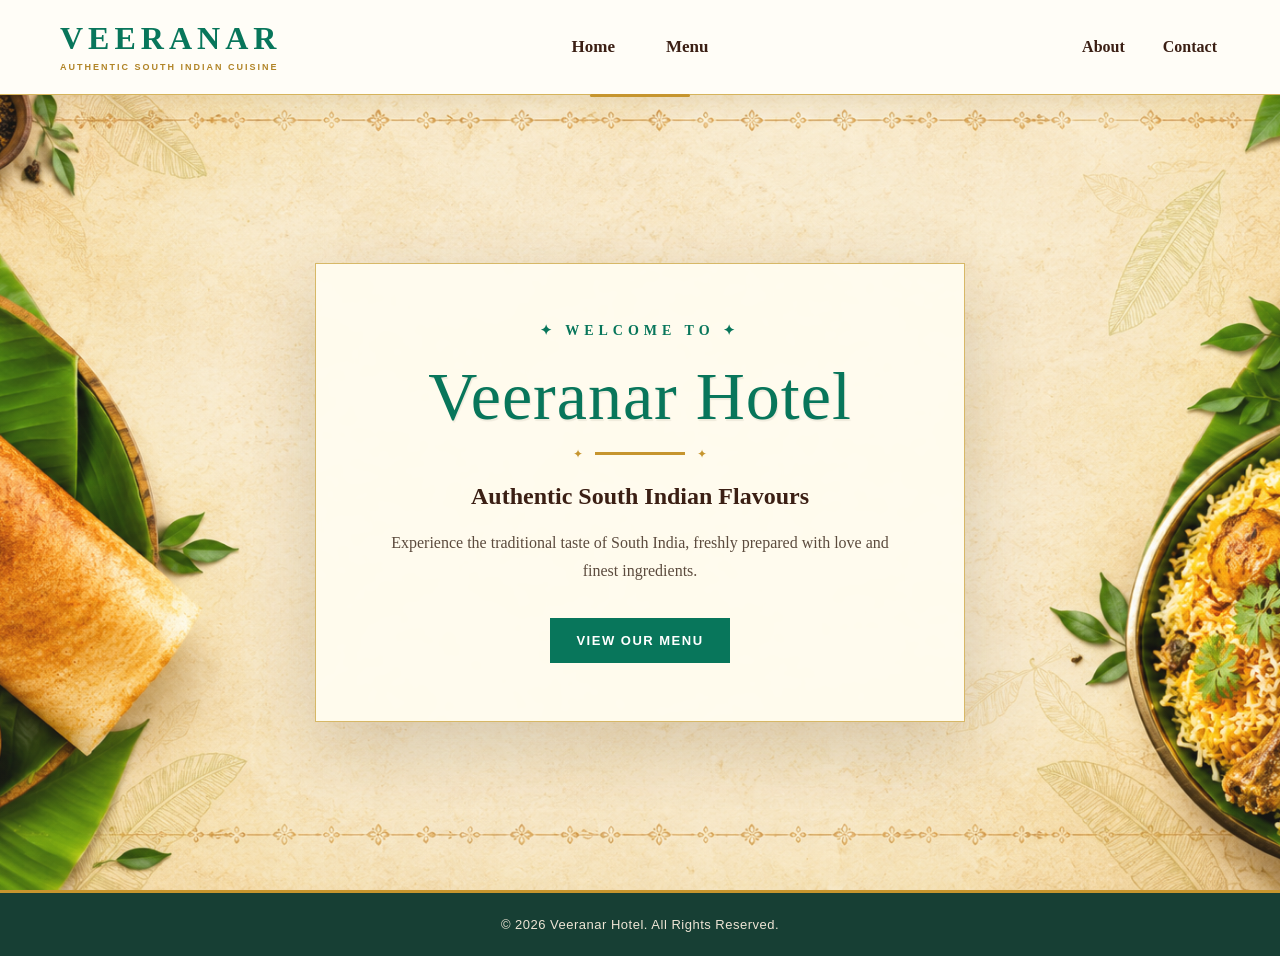
<file: index.html>
<!DOCTYPE html>
<html lang="en">

<head>
    <meta charset="UTF-8">

    <meta name="viewport" content="width=device-width, initial-scale=1.0">

    <title>VEERANAR HOTEL</title>

    <link rel="stylesheet" href="style.css">
</head>

<body>

    <!-- Navbar -->
    <header>
       <nav class="navbar">

    <!-- Hotel Logo -->
    <a href="index.html" class="hotel-logo">
        <span>VEERANAR</span>
        <small>AUTHENTIC SOUTH INDIAN CUISINE</small>
    </a>


    <!-- Center Navigation -->
    <ul class="nav-center">

        <li>
            <a href="index.html">Home</a>
        </li>

        <li>
            <a href="menu.html">Menu</a>
        </li>

    </ul>


    <!-- Right Navigation -->
    <ul class="nav-right">

        <li>
            <a href="about.html">About</a>
        </li>

        <li>
            <a href="contact.html">Contact</a>
        </li>

    </ul>

</nav>
    </header>


    <!-- HOME -->
    <main>

       <section class="hero">

    <div class="hero-content">

        <p class="welcome-small">
            ✦ WELCOME TO ✦
        </p>

        <h1>
            Veeranar Hotel
        </h1>

        <div class="hero-line"></div>

        <p class="hero-tagline">
            Authentic South Indian Flavours
        </p>

        <p class="hero-description">
            Experience the traditional taste of South India,
            freshly prepared with love and finest ingredients.
        </p>

        <div class="hero-buttons">

            <a href="menu.html" class="hero-btn">
                VIEW OUR MENU
            </a>

          

        </div>

    </div>

</section>

    </main>


    <footer>
        <p>© 2026 Veeranar Hotel. All Rights Reserved.</p>
    </footer>


    <script src="script.js"></script>

</body>

</html>
</file>
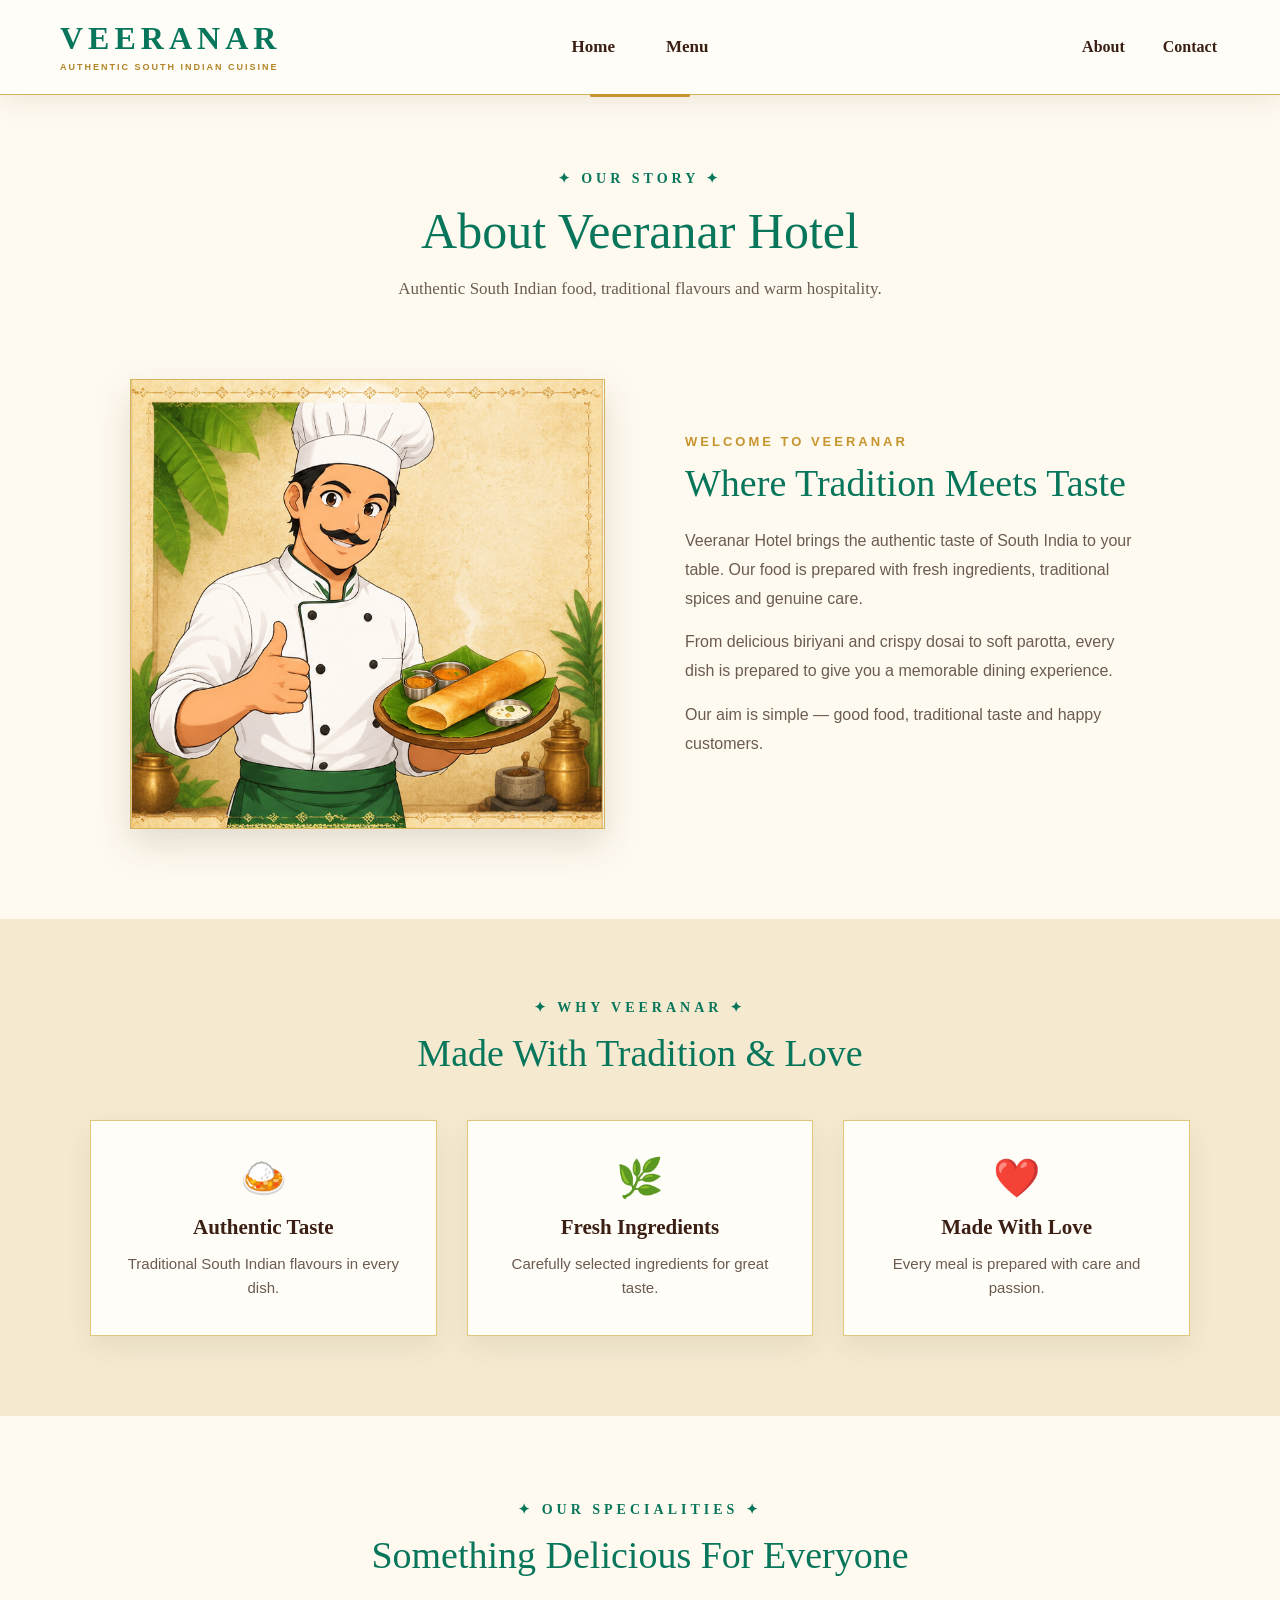
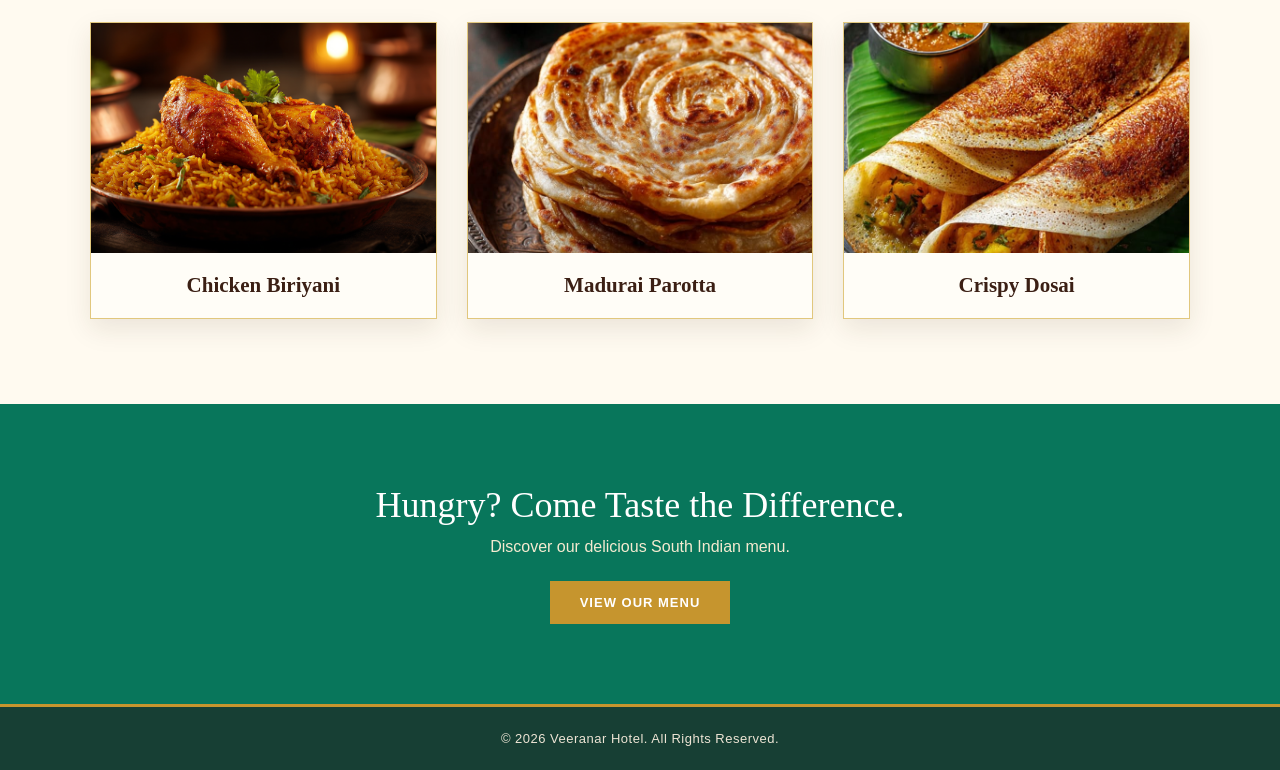
<file: about.html>
<!DOCTYPE html>
<html lang="en">

<head>
    <meta charset="UTF-8">
    <meta name="viewport" content="width=device-width, initial-scale=1.0">

    <title>Veeranar Hotel - About</title>

    <link rel="stylesheet" href="style.css">
</head>

<body>

    <!-- NAVBAR -->
    <header>
        <nav class="navbar">

            <a href="index.html" class="hotel-logo">
                <span>VEERANAR</span>
                <small>AUTHENTIC SOUTH INDIAN CUISINE</small>
            </a>

            <ul class="nav-center">
                <li><a href="index.html">Home</a></li>
                <li><a href="menu.html">Menu</a></li>
            </ul>

            <ul class="nav-right">
                <li><a href="about.html">About</a></li>
                <li><a href="contact.html">Contact</a></li>
            </ul>

        </nav>
    </header>


    <!-- ABOUT PAGE -->
    <main class="about-page">

        <!-- HEADING -->
        <section class="about-heading">

            <p class="about-small-title">✦ OUR STORY ✦</p>

            <h1>About Veeranar Hotel</h1>

            <p>
                Authentic South Indian food, traditional flavours
                and warm hospitality.
            </p>

        </section>


        <!-- STORY -->
        <section class="about-story">

            <div class="about-image">
                     <img src="cheif-bg.png" alt="Veeranar Chef">
            </div>

            <div class="about-text">

                <p class="about-label">WELCOME TO VEERANAR</p>

                <h2>Where Tradition Meets Taste</h2>

                <p>
                    Veeranar Hotel brings the authentic taste of South
                    India to your table. Our food is prepared with fresh
                    ingredients, traditional spices and genuine care.
                </p>

                <p>
                    From delicious biriyani and crispy dosai to soft
                    parotta, every dish is prepared to give you a
                    memorable dining experience.
                </p>

                <p>
                    Our aim is simple — good food, traditional taste
                    and happy customers.
                </p>

            </div>

        </section>


        <!-- WHY CHOOSE US -->
        <section class="why-section">

            <p class="about-small-title">✦ WHY VEERANAR ✦</p>

            <h2>Made With Tradition & Love</h2>

            <div class="why-container">

                <div class="why-card">
                    <div class="why-icon">🍛</div>
                    <h3>Authentic Taste</h3>
                    <p>
                        Traditional South Indian flavours in every dish.
                    </p>
                </div>

                <div class="why-card">
                    <div class="why-icon">🌿</div>
                    <h3>Fresh Ingredients</h3>
                    <p>
                        Carefully selected ingredients for great taste.
                    </p>
                </div>

                <div class="why-card">
                    <div class="why-icon">❤️</div>
                    <h3>Made With Love</h3>
                    <p>
                        Every meal is prepared with care and passion.
                    </p>
                </div>

            </div>

        </section>


        <!-- SPECIALITIES -->
        <section class="special-section">

            <p class="about-small-title">✦ OUR SPECIALITIES ✦</p>

            <h2>Something Delicious For Everyone</h2>

            <div class="special-container">

                <div class="special-card">
                    <img src="image.biriyani.jpg" alt="Chicken Biriyani">
                    <h3>Chicken Biriyani</h3>
                </div>

                <div class="special-card">
                    <img src="parrato.jpg" alt="Parotta">
                    <h3>Madurai Parotta</h3>
                </div>

                <div class="special-card">
                    <img src="dosai.jpg" alt="Dosai">
                    <h3>Crispy Dosai</h3>
                </div>

            </div>

        </section>


        <!-- CTA -->
        <section class="about-cta">

            <h2>Hungry? Come Taste the Difference.</h2>

            <p>
                Discover our delicious South Indian menu.
            </p>

            <a href="menu.html" class="about-btn">
                VIEW OUR MENU
            </a>

        </section>

    </main>


    <!-- FOOTER -->
    <footer>
        <p>© 2026 Veeranar Hotel. All Rights Reserved.</p>
    </footer>

</body>
</html>
</file>
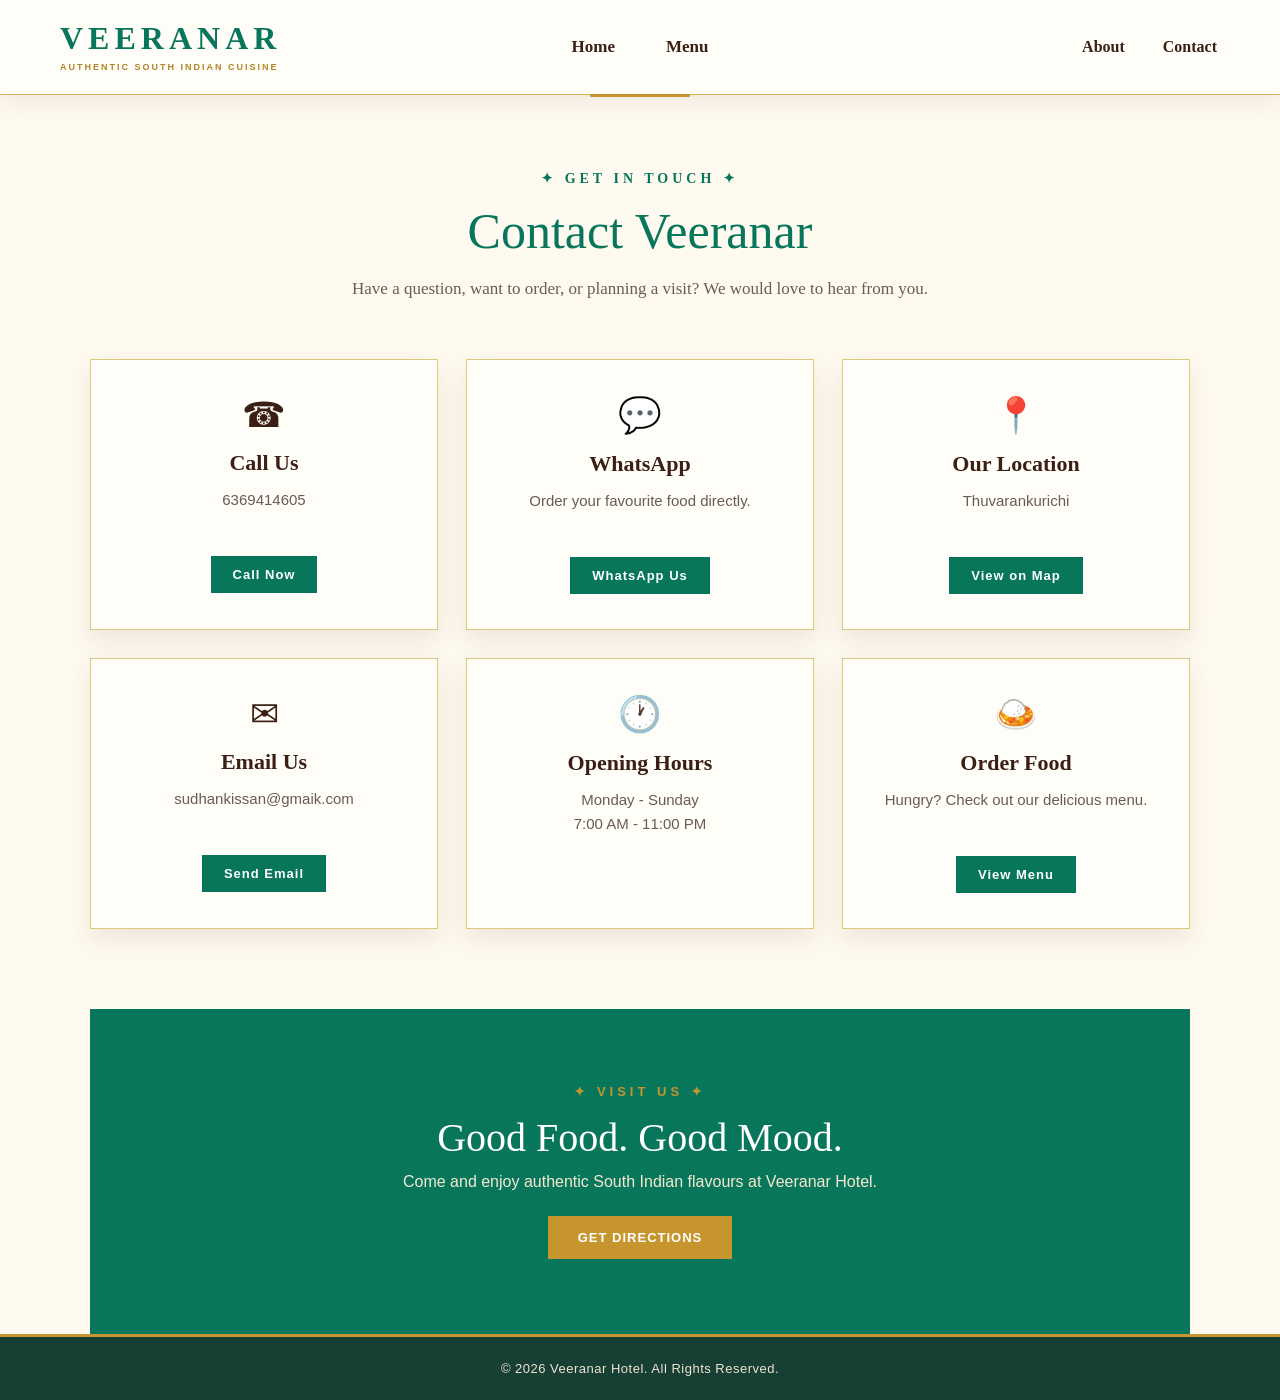
<file: contact.html>
<!DOCTYPE html>
<html lang="en">

<head>
    <meta charset="UTF-8">
    <meta name="viewport" content="width=device-width, initial-scale=1.0">

    <title>Veeranar Hotel - Contact</title>

    <link rel="stylesheet" href="style.css">
</head>

<body>

    <!-- NAVBAR -->
    <header>
        <nav class="navbar">

            <a href="index.html" class="hotel-logo">
                <span>VEERANAR</span>
                <small>AUTHENTIC SOUTH INDIAN CUISINE</small>
            </a>

            <ul class="nav-center">
                <li><a href="index.html">Home</a></li>
                <li><a href="menu.html">Menu</a></li>
            </ul>

            <ul class="nav-right">
                <li><a href="about.html">About</a></li>
                <li><a href="contact.html">Contact</a></li>
            </ul>

        </nav>
    </header>


    <!-- CONTACT PAGE -->
    <main class="contact-page">

        <section class="contact-heading">

            <p class="contact-small-title">✦ GET IN TOUCH ✦</p>

            <h1>Contact Veeranar</h1>

            <p>
                Have a question, want to order, or planning a visit?
                We would love to hear from you.
            </p>

        </section>


        <!-- CONTACT CARDS -->
        <section class="contact-container">

            <!-- PHONE -->
            <div class="contact-card">

                <div class="contact-icon">☎</div>

                <h3>Call Us</h3>

                <p>6369414605</p>

                <a href="tel:+916369414605" class="contact-btn">
                    Call Now
                </a>

            </div>


            <!-- WHATSAPP -->
            <div class="contact-card">

                <div class="contact-icon">💬</div>

                <h3>WhatsApp</h3>

                <p>Order your favourite food directly.</p>

                <a href="https://wa.me/916369414605"
                   target="_blank"
                   class="contact-btn">
                    WhatsApp Us
                </a>

            </div>


            <!-- LOCATION -->
            <div class="contact-card">

                <div class="contact-icon">📍</div>

                <h3>Our Location</h3>

                <p>Thuvarankurichi</p>

                <a href="https://maps.app.goo.gl/W44vsh36gzTYZfbG7?g_st=ac"
                   target="_blank"
                   class="contact-btn">
                    View on Map
                </a>

            </div>


            <!-- EMAIL -->
            <div class="contact-card">

                <div class="contact-icon">✉</div>

                <h3>Email Us</h3>

                <p>sudhankissan@gmaik.com</p>

                <a href="mailto:sudhankissan@gmaik.com"
                   class="contact-btn">
                    Send Email
                </a>

            </div>


            <!-- OPENING HOURS -->
            <div class="contact-card">

                <div class="contact-icon">🕐</div>

                <h3>Opening Hours</h3>

                <p>
                    Monday - Sunday<br>
                    7:00 AM - 11:00 PM
                </p>

            </div>


            <!-- ORDER -->
            <div class="contact-card">

                <div class="contact-icon">🍛</div>

                <h3>Order Food</h3>

                <p>
                    Hungry? Check out our delicious menu.
                </p>

                <a href="menu.html" class="contact-btn">
                    View Menu
                </a>

            </div>

        </section>


        <!-- BOTTOM CTA -->
        <section class="contact-cta">

            <p>✦ VISIT US ✦</p>

            <h2>Good Food. Good Mood.</h2>

            <p>
                Come and enjoy authentic South Indian flavours
                at Veeranar Hotel.
            </p>

            <a href="https://maps.app.goo.gl/W44vsh36gzTYZfbG7?g_st=ac"
               target="_blank"
               class="contact-map-btn">
                GET DIRECTIONS
            </a>

        </section>

    </main>


    <!-- FOOTER -->
    <footer>
        <p>© 2026 Veeranar Hotel. All Rights Reserved.</p>
    </footer>

</body>
</html>
</file>
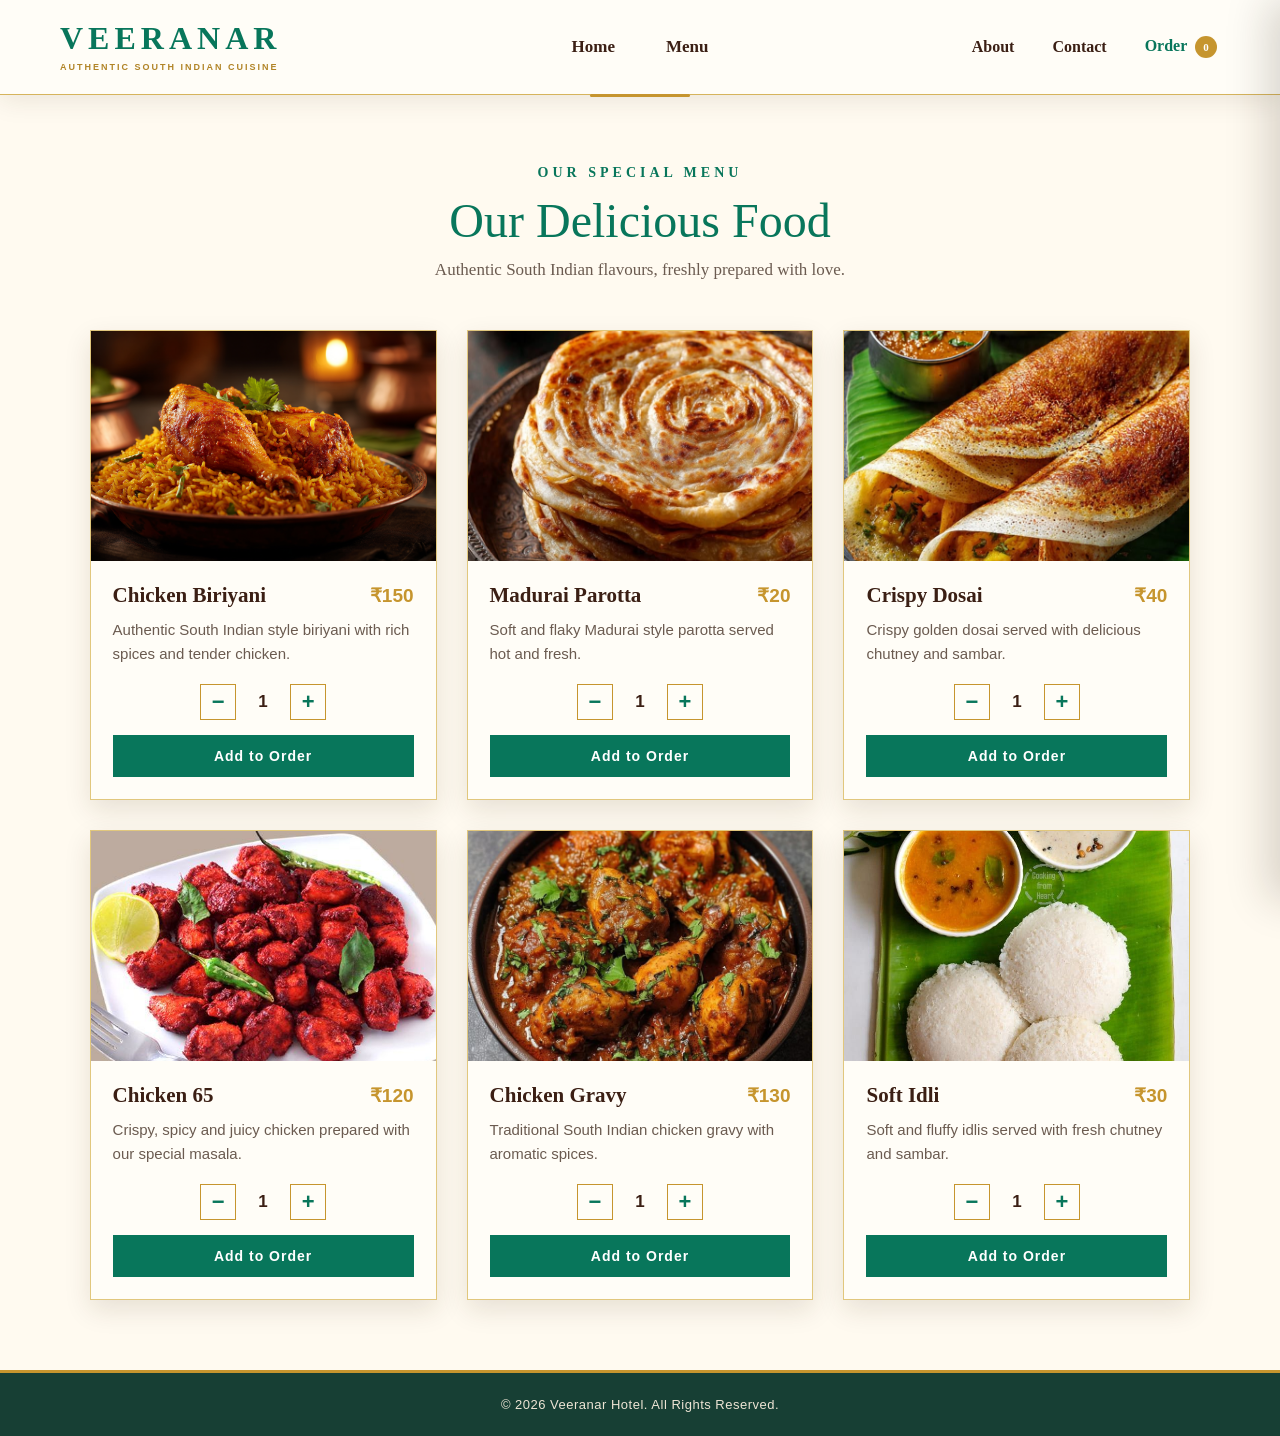
<file: menu.html>
<!DOCTYPE html>
<html lang="en">

<head>
    <meta charset="UTF-8">
    <meta name="viewport" content="width=device-width, initial-scale=1.0">

    <title>Veeranar Hotel - Menu</title>

    <link rel="stylesheet" href="style.css">
</head>

<body>

    <!-- ================= HEADER ================= -->

    <header>
        <nav class="navbar">

            <a href="index.html" class="hotel-logo">
                <span>VEERANAR</span>
                <small>AUTHENTIC SOUTH INDIAN CUISINE</small>
            </a>

            <ul class="nav-center">
                <li><a href="index.html">Home</a></li>
                <li><a href="menu.html">Menu</a></li>
            </ul>

            <ul class="nav-right">
                <li><a href="about.html">About</a></li>
                <li><a href="contact.html">Contact</a></li>

                <li>
                    <a
                        href="#"
                        class="cart-link"
                        onclick="openCart(); return false;"
                    >
                        Order
                        <span id="cart-count">0</span>
                    </a>
                </li>
            </ul>

        </nav>
    </header>


    <!-- ================= MENU SECTION ================= -->

    <main class="menu-page">

        <section class="menu-heading">

            <p class="menu-small-title">
                OUR SPECIAL MENU
            </p>

            <h1>Our Delicious Food</h1>

            <p>
                Authentic South Indian flavours,
                freshly prepared with love.
            </p>

        </section>


        <section class="menu-container">


            <!-- CHICKEN BIRIYANI -->

            <article
                class="food-card"
                data-name="Chicken Biriyani"
                data-price="150"
            >

                <div class="food-image">
                    <img
                        src="image.biriyani.jpg"
                        alt="Chicken Biriyani"
                    >
                </div>

                <div class="food-details">

                    <div class="food-title">
                        <h3>Chicken Biriyani</h3>
                        <span>₹150</span>
                    </div>

                    <p>
                        Authentic South Indian style biriyani
                        with rich spices and tender chicken.
                    </p>

                    <div class="quantity-box">

                        <button
                            type="button"
                            onclick="changeQuantity(this, -1)"
                            aria-label="Decrease quantity"
                        >−</button>

                        <span class="quantity">1</span>

                        <button
                            type="button"
                            onclick="changeQuantity(this, 1)"
                            aria-label="Increase quantity"
                        >+</button>

                    </div>

                    <button
                        type="button"
                        class="order-btn"
                        onclick="addToCart(this)"
                    >
                        Add to Order
                    </button>

                </div>
            </article>


            <!-- MADURAI PAROTTA -->

            <article
                class="food-card"
                data-name="Madurai Parotta"
                data-price="20"
            >

                <div class="food-image">
                    <img
                        src="parrato.jpg"
                        alt="Madurai Parotta"
                    >
                </div>

                <div class="food-details">

                    <div class="food-title">
                        <h3>Madurai Parotta</h3>
                        <span>₹20</span>
                    </div>

                    <p>
                        Soft and flaky Madurai style parotta
                        served hot and fresh.
                    </p>

                    <div class="quantity-box">

                        <button
                            type="button"
                            onclick="changeQuantity(this, -1)"
                            aria-label="Decrease quantity"
                        >−</button>

                        <span class="quantity">1</span>

                        <button
                            type="button"
                            onclick="changeQuantity(this, 1)"
                            aria-label="Increase quantity"
                        >+</button>

                    </div>

                    <button
                        type="button"
                        class="order-btn"
                        onclick="addToCart(this)"
                    >
                        Add to Order
                    </button>

                </div>
            </article>


            <!-- CRISPY DOSAI -->

            <article
                class="food-card"
                data-name="Crispy Dosai"
                data-price="40"
            >

                <div class="food-image">
                    <img
                        src="dosai.jpg"
                        alt="Crispy Dosai"
                    >
                </div>

                <div class="food-details">

                    <div class="food-title">
                        <h3>Crispy Dosai</h3>
                        <span>₹40</span>
                    </div>

                    <p>
                        Crispy golden dosai served with
                        delicious chutney and sambar.
                    </p>

                    <div class="quantity-box">

                        <button
                            type="button"
                            onclick="changeQuantity(this, -1)"
                            aria-label="Decrease quantity"
                        >−</button>

                        <span class="quantity">1</span>

                        <button
                            type="button"
                            onclick="changeQuantity(this, 1)"
                            aria-label="Increase quantity"
                        >+</button>

                    </div>

                    <button
                        type="button"
                        class="order-btn"
                        onclick="addToCart(this)"
                    >
                        Add to Order
                    </button>

                </div>
            </article>


            <!-- CHICKEN 65 -->

            <article
                class="food-card"
                data-name="Chicken 65"
                data-price="120"
            >

                <div class="food-image">
                    <img
                        src="chicken65.jpg"
                        alt="Chicken 65"
                    >
                </div>

                <div class="food-details">

                    <div class="food-title">
                        <h3>Chicken 65</h3>
                        <span>₹120</span>
                    </div>

                    <p>
                        Crispy, spicy and juicy chicken
                        prepared with our special masala.
                    </p>

                    <div class="quantity-box">

                        <button
                            type="button"
                            onclick="changeQuantity(this, -1)"
                            aria-label="Decrease quantity"
                        >−</button>

                        <span class="quantity">1</span>

                        <button
                            type="button"
                            onclick="changeQuantity(this, 1)"
                            aria-label="Increase quantity"
                        >+</button>

                    </div>

                    <button
                        type="button"
                        class="order-btn"
                        onclick="addToCart(this)"
                    >
                        Add to Order
                    </button>

                </div>
            </article>


            <!-- CHICKEN GRAVY -->

            <article
                class="food-card"
                data-name="Chicken Gravy"
                data-price="130"
            >

                <div class="food-image">
                    <img
                        src="chickengravy.jpg"
                        alt="Chicken Gravy"
                    >
                </div>

                <div class="food-details">

                    <div class="food-title">
                        <h3>Chicken Gravy</h3>
                        <span>₹130</span>
                    </div>

                    <p>
                        Traditional South Indian chicken gravy
                        with aromatic spices.
                    </p>

                    <div class="quantity-box">

                        <button
                            type="button"
                            onclick="changeQuantity(this, -1)"
                            aria-label="Decrease quantity"
                        >−</button>

                        <span class="quantity">1</span>

                        <button
                            type="button"
                            onclick="changeQuantity(this, 1)"
                            aria-label="Increase quantity"
                        >+</button>

                    </div>

                    <button
                        type="button"
                        class="order-btn"
                        onclick="addToCart(this)"
                    >
                        Add to Order
                    </button>

                </div>
            </article>


            <!-- SOFT IDLI -->

            <article
                class="food-card"
                data-name="Soft Idli"
                data-price="30"
            >

                <div class="food-image">
                    <img
                        src="idly.jpg"
                        alt="Soft Idli"
                    >
                </div>

                <div class="food-details">

                    <div class="food-title">
                        <h3>Soft Idli</h3>
                        <span>₹30</span>
                    </div>

                    <p>
                        Soft and fluffy idlis served with
                        fresh chutney and sambar.
                    </p>

                    <div class="quantity-box">

                        <button
                            type="button"
                            onclick="changeQuantity(this, -1)"
                            aria-label="Decrease quantity"
                        >−</button>

                        <span class="quantity">1</span>

                        <button
                            type="button"
                            onclick="changeQuantity(this, 1)"
                            aria-label="Increase quantity"
                        >+</button>

                    </div>

                    <button
                        type="button"
                        class="order-btn"
                        onclick="addToCart(this)"
                    >
                        Add to Order
                    </button>

                </div>
            </article>

        </section>

    </main>


    <!-- ================= CART OVERLAY ================= -->

    <div
        id="cart-overlay"
        class="cart-overlay"
        onclick="closeCart()"
    ></div>


    <!-- ================= CART DRAWER ================= -->

    <aside
        id="cart-drawer"
        class="cart-drawer"
        aria-label="Your order"
    >

        <!-- CART HEADER -->

        <div class="cart-header">

            <h2 id="cart-panel-title">Your Order</h2>

            <button
                type="button"
                class="cart-close"
                aria-label="Close cart"
                onclick="closeCart()"
            >×</button>

        </div>


        <!-- ================= STEP 1: ORDER ================= -->

        <section id="order-step" class="cart-step">

            <div id="cart-items" class="cart-items">

                <p class="empty-cart">
                    Your order is empty.
                </p>

            </div>

            <div class="cart-step-footer">

                <div class="cart-total">

                    <span>Total</span>

                    <strong id="cart-total">₹0</strong>

                </div>

                <button
                    type="button"
                    class="whatsapp-order-btn"
                    onclick="goToCheckout()"
                >
                    CONTINUE TO CHECKOUT
                </button>

                <button
                    type="button"
                    class="continue-shopping-btn"
                    onclick="closeCart()"
                >
                    CONTINUE ADDING ITEMS
                </button>

            </div>

        </section>


        <!-- ================= STEP 2: CHECKOUT ================= -->

        <section
            id="checkout-step"
            class="cart-step"
            hidden
        >

            <div class="checkout-content">

                <button
                    type="button"
                    class="back-to-order-btn"
                    onclick="backToOrder()"
                >
                    ← Back to Your Order
                </button>

                <h3 class="checkout-title">
                    Customer Details
                </h3>


                <label for="customer-name">
                    Your Name
                </label>

                <input
                    type="text"
                    id="customer-name"
                    placeholder="Enter your name"
                    autocomplete="name"
                >


                <label for="customer-phone">
                    Phone Number
                </label>

                <input
                    type="tel"
                    id="customer-phone"
                    placeholder="Enter phone number"
                    autocomplete="tel"
                    inputmode="tel"
                >


                <label for="order-type">
                    Order Type
                </label>

                <select
                    id="order-type"
                    onchange="toggleAddressField()"
                >

                    <option value="Pickup">Pickup</option>
                    <option value="Delivery">Delivery</option>

                </select>


                <div id="address-field" hidden>

                    <label for="customer-address">
                        Delivery Address
                    </label>

                    <textarea
                        id="customer-address"
                        placeholder="Enter delivery address"
                        rows="3"
                        autocomplete="street-address"
                    ></textarea>

                </div>

            </div>


            <div class="cart-step-footer checkout-footer">

                <div class="cart-total">

                    <span>Total</span>

                    <strong id="checkout-total">₹0</strong>

                </div>

                <button
                    type="button"
                    class="whatsapp-order-btn"
                    onclick="orderCartOnWhatsApp()"
                >
                    ORDER ON WHATSAPP
                </button>

            </div>

        </section>

    </aside>


    <!-- ================= FOOTER ================= -->

    <footer>
        <p>
            © 2026 Veeranar Hotel. All Rights Reserved.
        </p>
    </footer>


    <!-- ================= JAVASCRIPT ================= -->

    <script src="script.js"></script>

</body>

</html>
</file>
<file: style.css>
/* =========================================================
   VEERANAR HOTEL
   PREMIUM SOUTH INDIAN RESTAURANT WEBSITE
========================================================= */


/* =========================================================
   1. RESET
========================================================= */

* {
    margin: 0;
    padding: 0;
    box-sizing: border-box;
}

html {
    scroll-behavior: smooth;
}

body {
    font-family: Arial, Helvetica, sans-serif;

    background: #fffaf0;

    color: #3b1f14;

    overflow-x: hidden;
}

a {
    text-decoration: none;
}

button,
a {
    -webkit-tap-highlight-color: transparent;
}


/* =========================================================
   2. NAVBAR
========================================================= */

/* =========================================================
   PREMIUM NAVBAR
========================================================= */

.navbar {
    width: 100%;
    min-height: 95px;

    display: grid;
    grid-template-columns: 1fr auto 1fr;
    align-items: center;

    padding: 0 60px;

    background: #fffdf7;

    border-bottom: 1px solid #d6b45c;

    position: relative;
    z-index: 100;

    box-shadow: 0 5px 25px rgba(60, 40, 15, 0.10);
}


/* =========================
   HOTEL LOGO
========================= */

.hotel-logo {
    width: fit-content;

    display: flex;
    flex-direction: column;

    position: relative;

    transition: 0.3s ease;
}

.hotel-logo:hover {
    transform: translateY(-2px);
}

.hotel-logo span {
    font-family: Georgia, "Times New Roman", serif;

    color: #08765b;

    font-size: 32px;
    font-weight: bold;

    letter-spacing: 5px;
    line-height: 1;
}

.hotel-logo small {
    margin-top: 8px;

    color: #b18427;

    font-size: 9px;
    font-weight: bold;

    letter-spacing: 2px;
}


/* =========================
   CENTER MENU
========================= */

.nav-center {
    display: flex;
    align-items: center;
    justify-content: center;

    gap: 45px;

    list-style: none;
    margin: 0;
    padding: 0;
}

.nav-center li {
    position: relative;
}

.nav-center a {
    display: inline-block;

    color: #3b1f14;

    font-family: Georgia, "Times New Roman", serif;

    font-size: 17px;
    font-weight: bold;

    padding: 10px 3px;

    transition: 0.3s ease;
}

.nav-center a:hover {
    color: #08765b;
}


/* Gold underline */

.nav-center a::after {
    content: "";

    position: absolute;

    left: 50%;
    bottom: 0;

    width: 0;
    height: 2px;

    background: #c6952e;

    transform: translateX(-50%);

    transition: 0.3s ease;
}

.nav-center a:hover::after {
    width: 100%;
}


/* =========================
   RIGHT MENU
========================= */

.nav-right {
    display: flex;

    justify-content: flex-end;
    align-items: center;

    gap: 32px;

    list-style: none;

    margin: 0;
    padding: 0;
}

.nav-right li {
    position: relative;
}

.nav-right a {
    color: #3b1f14;

    font-family: Georgia, "Times New Roman", serif;

    font-size: 16px;
    font-weight: bold;

    padding: 10px 3px;

    position: relative;

    transition: 0.3s ease;
}

.nav-right a:hover {
    color: #08765b;
}


/* Gold underline */

.nav-right a::after {
    content: "";

    position: absolute;

    left: 50%;
    bottom: 0;

    width: 0;
    height: 2px;

    background: #c6952e;

    transform: translateX(-50%);

    transition: 0.3s ease;
}

.nav-right a:hover::after {
    width: 100%;
}


/* =========================
   DECORATIVE GOLD LINE
========================= */

.navbar::after {
    content: "";

    position: absolute;

    bottom: -3px;
    left: 50%;

    transform: translateX(-50%);

    width: 100px;
    height: 3px;

    background: #c6952e;

    border-radius: 10px;
}


/* =========================
   TABLET
========================= */

@media (max-width: 1000px) {

    .navbar {
        padding: 0 30px;
    }

    .nav-center {
        gap: 25px;
    }

    .nav-right {
        gap: 20px;
    }

    .hotel-logo span {
        font-size: 25px;
    }
}


/* =========================
   MOBILE
========================= */

@media (max-width: 768px) {

    .navbar {
        min-height: auto;

        display: flex;
        flex-direction: column;

        justify-content: center;
        align-items: center;

        gap: 15px;

        padding: 20px 15px;
    }

    .hotel-logo {
        text-align: center;
        align-items: center;
    }

    .hotel-logo span {
        font-size: 25px;
        letter-spacing: 3px;
    }

    .hotel-logo small {
        font-size: 8px;
    }

    .nav-center,
    .nav-right {
        gap: 20px;

        justify-content: center;
        flex-wrap: wrap;
    }

    .nav-center a,
    .nav-right a {
        font-size: 14px;
    }

    .navbar::after {
        width: 65px;
    }
}


/* =========================
   SMALL MOBILE
========================= */

@media (max-width: 450px) {

    .hotel-logo span {
        font-size: 21px;
    }

    .nav-center,
    .nav-right {
        gap: 14px;
    }

    .nav-center a,
    .nav-right a {
        font-size: 13px;
    }
}

/* =========================================================
   7. HERO SECTION
========================================================= */

.hero {
    min-height: calc(100vh - 105px);

    width: 100%;

    position: relative;

    display: flex;

    justify-content: center;

    align-items: center;

    padding: 80px 25px;

    overflow: hidden;

    background-color: #f5ead0;

    background-image: url("background.jpg");

    background-size: cover;

    background-position: center center;

    background-repeat: no-repeat;
}


/* =========================================================
   8. HERO DARK/CREAM OVERLAY
========================================================= */

.hero::before {
    content: "";

    position: absolute;

    inset: 0;

    background:
        linear-gradient(
            90deg,
            rgba(255, 248, 226, 0.08),
            rgba(255, 248, 226, 0.02),
            rgba(255, 248, 226, 0.08)
        );

    pointer-events: none;
}


/* =========================================================
   9. HERO CENTER CONTENT
========================================================= */

.hero-content {
    position: relative;

    z-index: 5;

    width: 650px;

    max-width: 92%;

    padding: 58px 65px;

    text-align: center;

    background: rgba(255, 252, 240, 0.95);

    border: 1px solid #d7b867;

    box-shadow:
        0 25px 70px rgba(60, 40, 15, 0.18);

    backdrop-filter: blur(3px);

    animation: heroAppear 1s ease;
}


/* =========================================================
   10. HERO SMALL TITLE
========================================================= */

.welcome-small {
    color: #08765b;

    font-family: Georgia, "Times New Roman", serif;

    font-size: 14px;

    font-weight: bold;

    letter-spacing: 5px;

    margin-bottom: 22px;
}


/* =========================================================
   11. HERO HOTEL NAME
========================================================= */

.hero h1 {
    color: #08765b;

    font-family: Georgia, "Times New Roman", serif;

    font-size: 68px;

    font-weight: 500;

    line-height: 1.05;

    letter-spacing: 1px;

    margin-bottom: 20px;

    text-shadow:
        1px 2px 1px rgba(60, 40, 15, 0.08);
}


/* =========================================================
   12. GOLD DECORATIVE LINE
========================================================= */

.hero-line {
    width: 90px;

    height: 3px;

    background: #c6952e;

    margin: 0 auto 25px;

    position: relative;
}

.hero-line::before,
.hero-line::after {
    content: "✦";

    position: absolute;

    top: 50%;

    transform: translateY(-50%);

    color: #c6952e;

    font-size: 12px;
}

.hero-line::before {
    left: -22px;
}

.hero-line::after {
    right: -22px;
}


/* =========================================================
   13. HERO TAGLINE
========================================================= */

.hero-tagline {
    color: #3b1f14;

    font-family: Georgia, "Times New Roman", serif;

    font-size: 24px;

    font-weight: bold;

    line-height: 1.4;

    margin-bottom: 15px;
}


/* =========================================================
   14. HERO DESCRIPTION
========================================================= */

.hero-description {
    max-width: 500px;

    margin: 0 auto 32px;

    color: #5c4b3e;

    font-family: Georgia, "Times New Roman", serif;

    font-size: 16px;

    line-height: 1.8;
}


/* =========================================================
   15. HERO BUTTON CONTAINER
========================================================= */

.hero-buttons {
    display: flex;

    justify-content: center;

    align-items: center;

    gap: 15px;

    flex-wrap: wrap;
}


/* =========================================================
   16. MAIN BUTTON
========================================================= */

.hero-btn {
    display: inline-flex;

    align-items: center;

    justify-content: center;

    min-width: 175px;

    padding: 14px 25px;

    background: #08765b;

    border: 1px solid #08765b;

    color: white;

    font-size: 13px;

    font-weight: bold;

    letter-spacing: 1.5px;

    transition:
        background 0.3s ease,
        color 0.3s ease,
        transform 0.3s ease,
        box-shadow 0.3s ease;
}

.hero-btn:hover {
    background: #c6952e;

    border-color: #c6952e;

    color: white;

    transform: translateY(-4px);

    box-shadow:
        0 8px 20px rgba(100, 70, 20, 0.2);
}


/* =========================================================
   17. SECONDARY BUTTON
========================================================= */

.secondary-btn {
    background: transparent;

    color: #08765b;

    border-color: #08765b;
}

.secondary-btn:hover {
    background: #08765b;

    border-color: #08765b;

    color: white;
}


/* =========================================================
   18. HERO ANIMATION
========================================================= */

@keyframes heroAppear {

    from {
        opacity: 0;

        transform: translateY(25px);
    }

    to {
        opacity: 1;

        transform: translateY(0);
    }
}


/* =========================================================
   19. FOOTER
========================================================= */

footer {
    width: 100%;

    padding: 24px 20px;

    text-align: center;

    background: #173f34;

    color: #eee5d5;

    font-size: 13px;

    letter-spacing: 0.5px;

    border-top: 3px solid #c6952e;
}

footer p {
    margin: 0;
}


/* =========================================================
   20. SELECTION COLOR
========================================================= */

::selection {
    background: #08765b;

    color: white;
}


/* =========================================================
   21. SCROLLBAR
========================================================= */

::-webkit-scrollbar {
    width: 9px;
}

::-webkit-scrollbar-track {
    background: #f4ead5;
}

::-webkit-scrollbar-thumb {
    background: #08765b;

    border-radius: 10px;
}

::-webkit-scrollbar-thumb:hover {
    background: #c6952e;
}


/* =========================================================
   22. TABLET
========================================================= */

@media (max-width: 1000px) {

    .navbar {
        padding: 0 30px;
    }

    .nav-center {
        gap: 25px;
    }

    .nav-right {
        gap: 20px;
    }

    .hotel-logo span {
        font-size: 24px;
    }

    .hero-content {
        width: 600px;

        padding: 50px 45px;
    }

    .hero h1 {
        font-size: 58px;
    }
}


/* =========================================================
   23. MOBILE
========================================================= */

@media (max-width: 768px) {

    .navbar {
        min-height: auto;

        display: flex;

        flex-direction: column;

        justify-content: center;

        gap: 16px;

        padding: 20px 15px;
    }


    .hotel-logo {
        text-align: center;

        align-items: center;
    }


    .hotel-logo span {
        font-size: 25px;

        letter-spacing: 3px;
    }


    .hotel-logo small {
        font-size: 8px;

        letter-spacing: 1.5px;
    }


    .nav-center,
    .nav-right {
        gap: 20px;

        justify-content: center;

        flex-wrap: wrap;
    }


    .nav-center a,
    .nav-right a {
        font-size: 14px;
    }


    .navbar::after {
        bottom: -3px;

        width: 60px;
    }


    .hero {
        min-height: calc(100vh - 150px);

        padding: 40px 15px;

        background-position: center center;
    }


    .hero-content {
        width: 100%;

        max-width: 95%;

        padding: 40px 22px;
    }


    .welcome-small {
        font-size: 11px;

        letter-spacing: 3px;

        margin-bottom: 16px;
    }


    .hero h1 {
        font-size: 44px;

        line-height: 1.1;
    }


    .hero-tagline {
        font-size: 19px;
    }


    .hero-description {
        font-size: 14px;

        line-height: 1.7;
    }


    .hero-buttons {
        flex-direction: column;

        gap: 12px;
    }


    .hero-btn {
        width: 210px;

        min-width: 210px;
    }
}


/* =========================================================
   24. SMALL MOBILE
========================================================= */

@media (max-width: 450px) {

    .hotel-logo span {
        font-size: 21px;
    }


    .nav-center,
    .nav-right {
        gap: 14px;
    }


    .nav-center a,
    .nav-right a {
        font-size: 13px;
    }


    .hero {
        padding: 30px 10px;
    }


    .hero-content {
        padding: 32px 17px;
    }


    .hero h1 {
        font-size: 37px;
    }


    .hero-tagline {
        font-size: 17px;
    }


    .hero-description {
        font-size: 13px;
    }


    .hero-btn {
        width: 190px;

        min-width: 190px;

        padding: 12px 18px;

        font-size: 12px;
    }
}


/* =========================================================
   25. ACCESSIBILITY / REDUCED MOTION
========================================================= */

@media (prefers-reduced-motion: reduce) {

    html {
        scroll-behavior: auto;
    }

    *,
    *::before,
    *::after {
        animation-duration: 0.01ms !important;

        animation-iteration-count: 1 !important;

        transition-duration: 0.01ms !important;
    }
}
/* =========================
   MENU PAGE
========================= */

.menu-page {
    min-height: calc(100vh - 105px);
    padding: 70px 7%;
    background: #fffaf0;
}

/* Menu Heading */
.menu-heading {
    text-align: center;
    max-width: 750px;
    margin: 0 auto 50px;
}

.menu-small-title {
    color: #08765b;
    font-family: Georgia, serif;
    font-size: 14px;
    font-weight: bold;
    letter-spacing: 4px;
    margin-bottom: 12px;
}

.menu-heading h1 {
    color: #08765b;
    font-family: Georgia, serif;
    font-size: 48px;
    font-weight: 500;
    margin-bottom: 12px;
}

.menu-heading > p:last-child {
    color: #6b5b50;
    font-family: Georgia, serif;
    font-size: 17px;
}

/* Food Cards */
.menu-container {
    display: grid;
    grid-template-columns: repeat(3, 1fr);
    gap: 30px;
    max-width: 1200px;
    margin: auto;
}

.food-card {
    background: #fffdf7;
    border: 1px solid #e1c77d;
    overflow: hidden;
    box-shadow: 0 10px 25px rgba(60, 40, 15, 0.12);
    transition: 0.3s ease;
}

.food-card:hover {
    transform: translateY(-8px);
    box-shadow: 0 18px 35px rgba(60, 40, 15, 0.18);
}

/* Food Image */
.food-image {
    width: 100%;
    height: 230px;
    overflow: hidden;
}

.food-image img {
    width: 100%;
    height: 100%;
    object-fit: cover;
    display: block;
    transition: 0.4s ease;
}

.food-card:hover .food-image img {
    transform: scale(1.08);
}

/* Food Details */
.food-details {
    padding: 22px;
}

.food-title {
    display: flex;
    justify-content: space-between;
    align-items: center;
    gap: 15px;
    margin-bottom: 10px;
}

.food-title h3 {
    color: #3b1f14;
    font-family: Georgia, serif;
    font-size: 21px;
}

.food-title span {
    color: #c6952e;
    font-size: 19px;
    font-weight: bold;
    white-space: nowrap;
}

.food-details > p {
    color: #6b5b50;
    font-size: 15px;
    line-height: 1.6;
    margin-bottom: 18px;
}

/* Order Button */
.order-btn {
    width: 100%;
    padding: 13px;
    border: none;
    background: #08765b;
    color: white;
    font-size: 14px;
    font-weight: bold;
    letter-spacing: 1px;
    cursor: pointer;
    transition: 0.3s ease;
}

.order-btn:hover {
    background: #c6952e;
}

/* Mobile */
@media (max-width: 850px) {

    .menu-container {
        grid-template-columns: 1fr;
    }

    .menu-heading h1 {
        font-size: 38px;
    }

    .menu-page {
        padding: 55px 5%;
    }

    .food-image {
        height: 240px;
    }
}
/* =========================================================
   ABOUT PAGE
========================================================= */

.about-page {
    background: #fffaf0;
    color: #3b1f14;
}

/* Heading */

.about-heading {
    text-align: center;
    padding: 75px 20px 55px;
    max-width: 850px;
    margin: auto;
}

.about-small-title {
    color: #08765b;
    font-family: Georgia, serif;
    font-size: 14px;
    font-weight: bold;
    letter-spacing: 4px;
    margin-bottom: 15px;
}

.about-heading h1 {
    color: #08765b;
    font-family: Georgia, serif;
    font-size: 50px;
    font-weight: 500;
    margin-bottom: 15px;
}

.about-heading > p:last-child {
    color: #6b5b50;
    font-family: Georgia, serif;
    font-size: 17px;
    line-height: 1.7;
}


/* Story */

.about-story {
    max-width: 1200px;
    margin: 0 auto;
    padding: 20px 7% 90px;

    display: grid;
    grid-template-columns: 1fr 1fr;
    gap: 70px;
    align-items: center;
}

.about-image {
    height: 450px;
    overflow: hidden;
    border: 1px solid #d6b45c;
    box-shadow: 0 15px 35px rgba(60, 40, 15, 0.15);
}

.about-image img {
    width: 100%;
    height: 100%;
    object-fit: cover;
    display: block;
}

.about-text {
    padding: 10px;
}

.about-label {
    color: #c6952e;
    font-size: 13px;
    font-weight: bold;
    letter-spacing: 3px;
    margin-bottom: 12px;
}

.about-text h2 {
    color: #08765b;
    font-family: Georgia, serif;
    font-size: 38px;
    font-weight: 500;
    margin-bottom: 22px;
}

.about-text p:not(.about-label) {
    color: #6b5b50;
    font-size: 16px;
    line-height: 1.8;
    margin-bottom: 15px;
}


/* Why Section */

.why-section {
    background: #f5ead0;
    text-align: center;
    padding: 80px 7%;
}

.why-section h2,
.special-section h2 {
    color: #08765b;
    font-family: Georgia, serif;
    font-size: 38px;
    font-weight: 500;
    margin-bottom: 45px;
}

.why-container {
    max-width: 1100px;
    margin: auto;

    display: grid;
    grid-template-columns: repeat(3, 1fr);
    gap: 30px;
}

.why-card {
    background: #fffdf7;
    border: 1px solid #e1c77d;
    padding: 35px 25px;
    box-shadow: 0 10px 25px rgba(60, 40, 15, 0.08);
    transition: 0.3s ease;
}

.why-card:hover {
    transform: translateY(-8px);
}

.why-icon {
    font-size: 38px;
    margin-bottom: 15px;
}

.why-card h3 {
    color: #3b1f14;
    font-family: Georgia, serif;
    font-size: 21px;
    margin-bottom: 12px;
}

.why-card p {
    color: #6b5b50;
    line-height: 1.6;
    font-size: 15px;
}


/* Specialities */

.special-section {
    text-align: center;
    padding: 85px 7%;
    background: #fffaf0;
}

.special-container {
    max-width: 1100px;
    margin: auto;

    display: grid;
    grid-template-columns: repeat(3, 1fr);
    gap: 30px;
}

.special-card {
    background: #fffdf7;
    border: 1px solid #e1c77d;
    overflow: hidden;
    box-shadow: 0 10px 25px rgba(60, 40, 15, 0.10);
    transition: 0.3s ease;
}

.special-card:hover {
    transform: translateY(-8px);
}

.special-card img {
    width: 100%;
    height: 230px;
    object-fit: cover;
    display: block;
}

.special-card h3 {
    color: #3b1f14;
    font-family: Georgia, serif;
    font-size: 21px;
    padding: 20px;
}


/* CTA */

.about-cta {
    text-align: center;
    padding: 80px 20px;
    background: #08765b;
}

.about-cta h2 {
    color: white;
    font-family: Georgia, serif;
    font-size: 36px;
    font-weight: 500;
    margin-bottom: 12px;
}

.about-cta p {
    color: #f5ead0;
    font-size: 16px;
    margin-bottom: 25px;
}

.about-btn {
    display: inline-block;
    padding: 14px 30px;
    background: #c6952e;
    color: white;
    font-size: 13px;
    font-weight: bold;
    letter-spacing: 1px;
    transition: 0.3s ease;
}

.about-btn:hover {
    background: white;
    color: #08765b;
}


/* About Mobile */

@media (max-width: 800px) {

    .about-heading {
        padding: 55px 20px 40px;
    }

    .about-heading h1 {
        font-size: 38px;
    }

    .about-story {
        grid-template-columns: 1fr;
        gap: 35px;
        padding: 10px 5% 60px;
    }

    .about-image {
        height: 300px;
    }

    .about-text h2 {
        font-size: 32px;
    }

    .why-container,
    .special-container {
        grid-template-columns: 1fr;
    }

    .why-section h2,
    .special-section h2 {
        font-size: 32px;
    }

    .about-cta h2 {
        font-size: 28px;
    }
}
/* =========================================================
   PREMIUM CONTACT PAGE
========================================================= */

.contact-page {
    background: #fffaf0;
    padding: 75px 7% 0;
}

/* Heading */

.contact-heading {
    text-align: center;
    max-width: 750px;
    margin: 0 auto 55px;
}

.contact-small-title {
    color: #08765b;
    font-family: Georgia, serif;
    font-size: 14px;
    font-weight: bold;
    letter-spacing: 4px;
    margin-bottom: 15px;
}

.contact-heading h1 {
    color: #08765b;
    font-family: Georgia, serif;
    font-size: 50px;
    font-weight: 500;
    margin-bottom: 15px;
}

.contact-heading > p:last-child {
    color: #6b5b50;
    font-family: Georgia, serif;
    font-size: 17px;
    line-height: 1.7;
}


/* Contact Cards */

.contact-container {
    max-width: 1100px;
    margin: auto;

    display: grid;
    grid-template-columns: repeat(3, 1fr);
    gap: 28px;
}

.contact-card {
    background: #fffdf7;
    border: 1px solid #e1c77d;

    padding: 35px 25px;
    text-align: center;

    box-shadow: 0 10px 25px rgba(60, 40, 15, 0.10);

    transition: 0.3s ease;
}

.contact-card:hover {
    transform: translateY(-8px);

    box-shadow: 0 18px 35px rgba(60, 40, 15, 0.16);
}

.contact-icon {
    font-size: 35px;
    margin-bottom: 15px;
}

.contact-card h3 {
    color: #3b1f14;
    font-family: Georgia, serif;
    font-size: 22px;
    margin-bottom: 12px;
}

.contact-card p {
    min-height: 48px;

    color: #6b5b50;
    font-size: 15px;
    line-height: 1.6;

    margin-bottom: 8px;
}


/* Buttons */

.contact-btn {
    display: inline-block;

    margin-top: 12px;

    padding: 11px 22px;

    background: #08765b;
    color: white;

    font-size: 13px;
    font-weight: bold;
    letter-spacing: 1px;

    transition: 0.3s ease;
}

.contact-btn:hover {
    background: #c6952e;
    transform: translateY(-2px);
}


/* Bottom CTA */

.contact-cta {
    margin-top: 80px;

    padding: 75px 20px;

    text-align: center;

    background: #08765b;
}

.contact-cta > p:first-child {
    color: #c6952e;
    font-size: 13px;
    font-weight: bold;
    letter-spacing: 4px;
    margin-bottom: 15px;
}

.contact-cta h2 {
    color: white;
    font-family: Georgia, serif;
    font-size: 40px;
    font-weight: 500;
    margin-bottom: 12px;
}

.contact-cta > p:nth-child(3) {
    color: #f5ead0;
    font-size: 16px;
    margin-bottom: 25px;
}

.contact-map-btn {
    display: inline-block;

    padding: 14px 30px;

    background: #c6952e;
    color: white;

    font-size: 13px;
    font-weight: bold;
    letter-spacing: 1px;

    transition: 0.3s ease;
}

.contact-map-btn:hover {
    background: white;
    color: #08765b;
}


/* Mobile */

@media (max-width: 850px) {

    .contact-page {
        padding: 55px 5% 0;
    }

    .contact-heading h1 {
        font-size: 38px;
    }

    .contact-container {
        grid-template-columns: 1fr;
    }

    .contact-cta {
        margin-top: 60px;
        padding: 60px 20px;
    }

    .contact-cta h2 {
        font-size: 30px;
    }
}
/* =========================================================
   ORDER CART SYSTEM
========================================================= */

.quantity-box {
    display: flex;
    justify-content: center;
    align-items: center;
    gap: 12px;
    margin-bottom: 15px;
}

.quantity-box button {
    width: 36px;
    height: 36px;
    border: 1px solid #c6952e;
    background: #fffdf7;
    color: #08765b;
    font-size: 22px;
    font-weight: bold;
    cursor: pointer;
}

.quantity-box button:hover {
    background: #08765b;
    color: white;
}

.quantity {
    min-width: 30px;
    text-align: center;
    font-size: 17px;
    font-weight: bold;
    color: #3b1f14;
}


/* CART LINK */

.cart-link {
    color: #08765b !important;
}


/* CART COUNT */

#cart-count {
    display: inline-flex;
    align-items: center;
    justify-content: center;
    min-width: 22px;
    height: 22px;
    padding: 0 6px;
    margin-left: 4px;
    border-radius: 50px;
    background: #c6952e;
    color: white;
    font-size: 11px;
}


/* DARK OVERLAY */

.cart-overlay {
    position: fixed;
    inset: 0;
    background: rgba(0, 0, 0, 0.45);
    opacity: 0;
    visibility: hidden;
    transition: 0.3s ease;
    z-index: 999;
}

.cart-overlay.active {
    opacity: 1;
    visibility: visible;
}


/* CART DRAWER */

.cart-drawer {
    position: fixed;
    top: 0;
    right: -430px;

    width: min(430px, 100%);
    height: 100vh;

    background: #fffaf0;

    z-index: 1000;

    box-shadow: -10px 0 30px rgba(0, 0, 0, 0.2);

    transition: 0.35s ease;

    display: flex;
    flex-direction: column;
}

.cart-drawer.active {
    right: 0;
}


/* CART HEADER */

.cart-header {
    display: flex;
    justify-content: space-between;
    align-items: center;

    padding: 22px;

    background: #08765b;
    color: white;

    border-bottom: 3px solid #c6952e;
}

.cart-header h2 {
    font-family: Georgia, serif;
    font-size: 24px;
}

.cart-close {
    border: none;
    background: transparent;
    color: white;
    font-size: 32px;
    cursor: pointer;
}


/* CART ITEMS */

.cart-items {
    flex: 1;
    overflow-y: auto;
    padding: 20px;
}

.empty-cart {
    text-align: center;
    color: #6b5b50;
    padding: 40px 10px;
}


/* SINGLE CART ITEM */

.cart-item {
    background: #fffdf7;

    border: 1px solid #e1c77d;

    padding: 16px;
    margin-bottom: 15px;

    box-shadow: 0 5px 15px rgba(60, 40, 15, 0.08);
}

.cart-item-info h3 {
    color: #3b1f14;
    font-family: Georgia, serif;
    font-size: 17px;
    margin-bottom: 6px;
}

.cart-item-info p {
    color: #6b5b50;
    font-size: 14px;
}


/* CART + / - */

.cart-item-controls {
    display: flex;
    align-items: center;
    gap: 10px;
    margin-top: 12px;
}

.cart-item-controls button {
    width: 30px;
    height: 30px;

    border: 1px solid #c6952e;

    background: #fffaf0;
    color: #08765b;

    font-size: 18px;
    cursor: pointer;
}

.cart-item-controls span {
    min-width: 25px;
    text-align: center;
    font-weight: bold;
}


/* REMOVE */

.remove-item {
    margin-top: 10px;

    border: none;
    background: transparent;

    color: #b23b2f;

    font-size: 12px;
    cursor: pointer;
    padding: 0;
}


/* CART FOOTER */

.cart-footer {
    padding: 20px;

    border-top: 1px solid #d6b45c;

    background: #fffdf7;
}


/* TOTAL */

.cart-total {
    display: flex;
    justify-content: space-between;
    align-items: center;

    margin-bottom: 15px;

    color: #3b1f14;

    font-family: Georgia, serif;
    font-size: 19px;
}

.cart-total strong {
    color: #08765b;
    font-size: 22px;
}


/* WHATSAPP BUTTON */

.whatsapp-order-btn {
    width: 100%;

    padding: 15px;

    border: none;

    background: #08765b;
    color: white;

    font-size: 14px;
    font-weight: bold;

    letter-spacing: 1px;

    cursor: pointer;

    transition: 0.3s ease;
}

.whatsapp-order-btn:hover {
    background: #c6952e;
}


/* MOBILE */

@media (max-width: 450px) {

    .cart-drawer {
        width: 100%;
    }

    .cart-header h2 {
        font-size: 21px;
    }
}
/* =========================================================
   CUSTOMER DETAILS
========================================================= */

.customer-details {
    margin-bottom: 18px;
}

.customer-details h3 {
    color: #08765b;
    font-family: Georgia, serif;
    font-size: 18px;
    margin-bottom: 12px;
}

.customer-details input,
.customer-details select,
.customer-details textarea {
    width: 100%;
    padding: 12px 13px;
    margin-bottom: 10px;
    border: 1px solid #d6b45c;
    background: #fffaf0;
    color: #3b1f14;
    font-family: Arial, sans-serif;
    font-size: 14px;
    outline: none;
    box-sizing: border-box;
}

.customer-details input:focus,
.customer-details select:focus,
.customer-details textarea:focus {
    border-color: #08765b;
}

.customer-details textarea {
    resize: vertical;
    min-height: 75px;
}

.customer-details input::placeholder,
.customer-details textarea::placeholder {
    color: #8a7a70;
}
.continue-shopping-btn {
    width: 100%;
    padding: 12px;
    margin-bottom: 15px;
    background: transparent;
    color: #08765b;
    border: 1px solid #08765b;
    font-weight: bold;
    cursor: pointer;
    transition: 0.3s ease;
}

.continue-shopping-btn:hover {
    background: #08765b;
    color: white;
}
/* =====================================
   IMPROVED CART LAYOUT
===================================== */

.cart-drawer {
    display: flex;
    flex-direction: column;
    height: 100dvh;
    overflow: hidden;
}

.cart-header {
    flex-shrink: 0;
}

/* More space for food items */
.cart-items {
    flex: 1 1 auto;
    min-height: 0;
    overflow-y: auto;
    padding: 16px;
}

/* Customer details and checkout */
.cart-footer {
    flex: 0 0 auto;
    max-height: 58%;
    overflow-y: auto;
    padding: 15px;
    border-top: 2px solid #d6b45c;
    background: #fffdf7;
}

/* Smaller customer form */
.customer-details {
    margin-bottom: 12px;
}

.customer-details h3 {
    font-size: 19px;
    margin-bottom: 10px;
}

.customer-details input,
.customer-details select {
    padding: 10px 12px;
    margin-bottom: 8px;
}

.customer-details textarea {
    min-height: 55px;
    padding: 10px 12px;
    margin-bottom: 8px;
}

/* Compact cart items */
.cart-item {
    padding: 12px;
    margin-bottom: 10px;
}

.cart-item-info h3 {
    font-size: 17px;
}

.cart-item-controls {
    margin-top: 8px;
}

/* Total */
.cart-total {
    margin-bottom: 12px;
    font-size: 19px;
}

.cart-total strong {
    font-size: 22px;
}

/* Checkout button */
.whatsapp-order-btn {
    padding: 13px;
}

/* Mobile screen */
@media (max-width: 450px) {
    .cart-header {
        padding: 16px;
    }

    .cart-header h2 {
        font-size: 21px;
    }

    .cart-items {
        padding: 12px;
    }

    .cart-footer {
        padding: 12px;
        max-height: 60%;
    }
}
/* =====================================
   CART SPACE IMPROVEMENT
===================================== */

.cart-drawer {
    width: min(500px, 100%);
}

/* Give more space to food items */
.cart-items {
    flex: 1 1 70%;
    min-height: 180px;
    overflow-y: auto;
    padding: 12px;
}

/* Reduce customer section height */
.cart-footer {
    flex: 0 1 auto;
    max-height: 42%;
    overflow-y: auto;
    padding: 12px;
}

/* Compact customer form */
.customer-details {
    margin-bottom: 8px;
}

.customer-details h3 {
    font-size: 17px;
    margin-bottom: 7px;
}

.customer-details input,
.customer-details select,
.customer-details textarea {
    padding: 8px 10px;
    margin-bottom: 6px;
    font-size: 14px;
}

.customer-details textarea {
    min-height: 45px;
}

/* Compact total */
.cart-total {
    margin-bottom: 8px;
    font-size: 17px;
}

.cart-total strong {
    font-size: 20px;
}

/* Compact WhatsApp button */
.whatsapp-order-btn {
    padding: 11px;
    font-size: 13px;
}

@media (max-width: 450px) {
    .cart-footer {
        max-height: 45%;
    }

    .cart-items {
        min-height: 150px;
    }
}

/* ADD THIS AT THE VERY END OF style.css */
/* Clean two-step cart: order editing first, checkout second */

.cart-drawer {
    width: min(480px, 100%);
    height: 100vh;
    height: 100dvh;
    display: flex;
    flex-direction: column;
    overflow: hidden;
}

.cart-header {
    flex: 0 0 auto;
}

.cart-step {
    flex: 1 1 auto;
    min-height: 0;
    display: flex;
    flex-direction: column;
}

.cart-step[hidden],
#address-field[hidden] {
    display: none !important;
}

.cart-items {
    flex: 1 1 auto;
    min-height: 0;
    overflow-y: auto;
    padding: 16px;
}

.cart-step-footer {
    flex: 0 0 auto;
    padding: 16px;
    border-top: 1px solid #d6b45c;
    background: #fffdf7;
}

.cart-step-footer .cart-total {
    margin-bottom: 12px;
}

.cart-step-footer .whatsapp-order-btn {
    width: 100%;
    margin-bottom: 10px;
}

.continue-shopping-btn,
.back-to-order-btn {
    width: 100%;
    padding: 12px;
    border: 1px solid #08765b;
    background: transparent;
    color: #08765b;
    font-weight: bold;
    cursor: pointer;
    transition: .25s ease;
}

.continue-shopping-btn:hover,
.back-to-order-btn:hover {
    background: #08765b;
    color: #fff;
}

.checkout-content {
    flex: 1 1 auto;
    min-height: 0;
    overflow-y: auto;
    padding: 20px;
}

.back-to-order-btn {
    margin-bottom: 20px;
    text-align: left;
}

.checkout-title {
    color: #08765b;
    font-family: Georgia, serif;
    font-size: 24px;
    margin-bottom: 18px;
}

.checkout-content label {
    display: block;
    margin: 12px 0 6px;
    color: #3b1f14;
    font-weight: bold;
    font-size: 14px;
}

.checkout-content input,
.checkout-content select,
.checkout-content textarea {
    display: block;
    width: 100%;
    box-sizing: border-box;
    padding: 12px;
    border: 1px solid #d6b45c;
    background: #fffaf0;
    color: #3b1f14;
    font: inherit;
    border-radius: 0;
}

.checkout-content textarea {
    resize: vertical;
    min-height: 90px;
}

.checkout-content input:focus,
.checkout-content select:focus,
.checkout-content textarea:focus {
    outline: 2px solid rgba(8, 118, 91, .2);
    border-color: #08765b;
}

.checkout-footer {
    padding-bottom: max(16px, env(safe-area-inset-bottom));
}

@media (max-width: 450px) {
    .cart-drawer {
        width: 100%;
    }

    .cart-header {
        padding: 16px;
    }

    .cart-items,
    .checkout-content {
        padding: 14px;
    }

    .cart-step-footer {
        padding: 12px;
    }
}
/* FIX: CART DRAWER POSITION AND WIDTH */

#cart-drawer {
    position: fixed !important;
    top: 0 !important;
    right: 0 !important;
    bottom: 0 !important;

    width: 420px !important;
    max-width: 100% !important;
    height: 100vh !important;

    box-sizing: border-box !important;
    overflow-y: auto !important;
    overflow-x: hidden !important;

    z-index: 10001 !important;
    transform: translateX(100%);
    transition: transform 0.3s ease;
}

#cart-drawer.active {
    transform: translateX(0);
}

#cart-overlay {
    position: fixed !important;
    inset: 0 !important;
    z-index: 10000 !important;
}

#cart-drawer,
#cart-drawer * {
    box-sizing: border-box;
}

@media (max-width: 480px) {
    #cart-drawer {
        width: 100% !important;
        max-width: 100% !important;
    }
}
/* =========================================
   VEERANAR HOTEL - PREMIUM CART REDESIGN
========================================= */

#cart-drawer {
    position: fixed !important;
    top: 0 !important;
    right: 0 !important;
    bottom: 0 !important;

    width: 440px !important;
    max-width: 100% !important;
    height: 100vh !important;
    height: 100dvh !important;

    display: flex !important;
    flex-direction: column !important;

    background: #fffaf1 !important;
    box-shadow: -12px 0 40px rgba(39, 30, 18, 0.18);

    overflow: hidden !important;
    z-index: 10001 !important;

    transform: translateX(100%);
    transition: transform 0.3s ease;
}

#cart-drawer.active {
    transform: translateX(0);
}

/* CART HEADER */

#cart-drawer .cart-header {
    flex-shrink: 0;
    padding: 24px;
    background: #08765b;
    color: white;
    border-bottom: 4px solid #c6952e;
}

#cart-drawer .cart-header h2 {
    margin: 0;
    color: white;
    font-family: Georgia, serif;
    font-size: 30px;
}

/* CART ITEMS AREA */

#cart-items {
    flex: 1;
    min-height: 0;
    overflow-y: auto;
    padding: 20px;
}

#cart-items .empty-cart {
    margin-top: 55px;
    text-align: center;
    font-size: 18px;
    color: #78695c;
}

/* INDIVIDUAL FOOD ITEM */

#cart-items .cart-item {
    display: grid;
    grid-template-columns: minmax(0, 1fr) auto;
    gap: 14px;

    margin-bottom: 14px;
    padding: 18px;

    background: #ffffff;
    border: 1px solid #eadfc9;
    border-radius: 14px;

    box-shadow: 0 4px 14px rgba(50, 35, 15, 0.05);
}

#cart-items .cart-item-info {
    min-width: 0;
}

#cart-items .cart-item-info h3 {
    margin: 0 0 8px;
    color: #44291c;
    font-family: Georgia, serif;
    font-size: 18px;
    overflow-wrap: anywhere;
}

#cart-items .cart-item-info p {
    margin: 0;
    color: #76675b;
    font-size: 14px;
    line-height: 1.6;
}

/* QUANTITY CONTROLS */

#cart-items .cart-item-controls {
    display: flex;
    align-items: center;
    align-self: start;
    gap: 10px;

    padding: 5px;
    background: #f5f0e5;
    border: 1px solid #e5d8bd;
    border-radius: 30px;
}

#cart-items .cart-item-controls button {
    width: 32px;
    height: 32px;
    padding: 0;

    display: flex;
    align-items: center;
    justify-content: center;

    border: none;
    border-radius: 50%;
    background: #08765b;
    color: #ffffff;

    font-size: 20px;
    cursor: pointer;
    transition: background 0.2s ease;
}

#cart-items .cart-item-controls button:hover {
    background: #065c47;
}

#cart-items .cart-item-controls span {
    min-width: 18px;
    text-align: center;
    color: #34251c;
    font-weight: bold;
}

/* REMOVE BUTTON */

#cart-items .remove-item {
    grid-column: 1 / -1;
    justify-self: start;

    padding: 5px 0;
    border: none;
    background: transparent;

    color: #c0392b;
    font-size: 13px;
    font-weight: 600;
    cursor: pointer;
}

#cart-items .remove-item:hover {
    color: #8e241a;
    text-decoration: underline;
}

/* CART FOOTER */

#cart-drawer .cart-footer {
    flex-shrink: 0;
    padding: 20px 24px 24px;

    background: #ffffff;
    border-top: 1px solid #e6d5b4;

    box-shadow: 0 -5px 18px rgba(40, 30, 15, 0.04);
}

/* TOTAL */

#cart-drawer .cart-total,
#cart-drawer .total-row {
    display: flex;
    align-items: center;
    justify-content: space-between;
    gap: 12px;

    margin-bottom: 18px;
    color: #44291c;
    font-size: 19px;
}

#cart-drawer #cart-total {
    color: #08765b;
    font-size: 27px;
    font-weight: bold;
}

/* FOOTER BUTTONS */

#cart-drawer .cart-footer button {
    width: 100%;
    min-height: 52px;
    margin-top: 10px;
    padding: 13px 16px;

    border-radius: 8px;
    font-size: 15px;
    font-weight: bold;
    cursor: pointer;

    transition:
        background 0.2s ease,
        transform 0.2s ease;
}

#cart-drawer .cart-footer button:hover {
    transform: translateY(-1px);
}

/* CHECKOUT BUTTON */

#cart-drawer #checkout-button,
#cart-drawer .checkout-button {
    background: #08765b;
    color: white;
    border: 1px solid #08765b;
}

#cart-drawer #checkout-button:hover,
#cart-drawer .checkout-button:hover {
    background: #065c47;
}

/* CONTINUE SHOPPING BUTTON */

#cart-drawer .continue-shopping,
#cart-drawer #continue-shopping {
    background: #ffffff;
    color: #08765b;
    border: 1px solid #08765b;
}

#cart-drawer .continue-shopping:hover,
#cart-drawer #continue-shopping:hover {
    background: #f0f7f3;
}

/* OVERLAY */

#cart-overlay {
    position: fixed !important;
    inset: 0 !important;

    background: rgba(26, 28, 24, 0.48);
    z-index: 10000 !important;
}

/* MOBILE RESPONSIVE */

@media (max-width: 480px) {
    #cart-drawer {
        width: 100% !important;
        max-width: 100% !important;
    }

    #cart-drawer .cart-header {
        padding: 20px;
    }

    #cart-drawer .cart-header h2 {
        font-size: 26px;
    }

    #cart-items {
        padding: 14px;
    }

    #cart-items .cart-item {
        padding: 14px;
        gap: 10px;
    }

    #cart-drawer .cart-footer {
        padding: 14px 18px 20px;
    }
}
/* =====================================
   VEERANAR HOTEL - MOBILE RESPONSIVE
   Desktop design remains unchanged
===================================== */

@media screen and (max-width: 768px) {

    html,
    body {
        width: 100%;
        max-width: 100%;
        overflow-x: hidden;
    }

    img {
        max-width: 100%;
    }

    /* NAVBAR */

    .navbar {
        width: 100%;
        box-sizing: border-box;
        padding: 12px 16px;
        gap: 12px;
        flex-wrap: wrap;
    }

    .hotel-logo {
        max-width: 100%;
    }

    .nav-center,
    .nav-right {
        display: flex;
        align-items: center;
        flex-wrap: wrap;
        gap: 12px;
        margin: 0;
        padding: 0;
        list-style: none;
    }

    .nav-center a,
    .nav-right a {
        font-size: 14px;
    }

    /* MENU HEADING */

    .menu-heading {
        padding: 30px 16px;
        text-align: center;
    }

    .menu-heading h1 {
        font-size: clamp(27px, 7vw, 38px);
    }

    .menu-heading p {
        line-height: 1.6;
    }

    /* FOOD GRID */

    .menu-container {
        width: 100%;
        max-width: 100%;
        box-sizing: border-box;
        padding: 16px;
        gap: 18px;

        display: grid;
        grid-template-columns: repeat(2, minmax(0, 1fr));
    }

    .food-card {
        width: 100%;
        min-width: 0;
        box-sizing: border-box;
        margin: 0;
        overflow: hidden;
    }

    .food-image img {
        display: block;
        width: 100%;
        height: 150px;
        object-fit: cover;
    }

    .food-details {
        padding: 12px;
    }

    .food-title {
        display: flex;
        flex-wrap: wrap;
        align-items: center;
        justify-content: space-between;
        gap: 6px;
    }

    .food-title h3 {
        font-size: 16px;
        overflow-wrap: anywhere;
    }

    .food-details p {
        font-size: 13px;
        line-height: 1.5;
    }

    .quantity-box {
        max-width: 100%;
        gap: 10px;
    }

    .quantity-box button {
        min-width: 32px;
        min-height: 32px;
    }

    .order-btn {
        width: 100%;
        box-sizing: border-box;
        padding: 11px 8px;
        font-size: 13px;
    }

    /* CART DRAWER */

    #cart-drawer {
        width: 100% !important;
        max-width: 100% !important;
        height: 100vh !important;
        height: 100dvh !important;

        right: 0 !important;
        top: 0 !important;
        bottom: 0 !important;

        box-sizing: border-box;
    }

    #cart-items {
        min-width: 0;
        overflow-x: hidden;
        overflow-y: auto;
    }

    #cart-items .cart-item {
        width: 100%;
        max-width: 100%;
        box-sizing: border-box;
        overflow-wrap: anywhere;
    }

    #cart-drawer .cart-header,
    #cart-drawer .cart-footer {
        box-sizing: border-box;
        width: 100%;
    }

    #cart-drawer .cart-footer button {
        min-height: 48px;
    }

    /* CHECKOUT */

    #checkout-step {
        min-width: 0;
        max-width: 100%;
        box-sizing: border-box;
        overflow-x: hidden;
    }

    #checkout-step input,
    #checkout-step select,
    #checkout-step textarea {
        width: 100%;
        max-width: 100%;
        box-sizing: border-box;
        font-size: 16px;
    }

    #checkout-step label {
        display: block;
        margin-top: 14px;
    }

}


/* SMALL MOBILE PHONES */

@media screen and (max-width: 480px) {

    .menu-container {
        padding: 12px;
        gap: 12px;
        grid-template-columns: repeat(2, minmax(0, 1fr));
    }

    .food-image img {
        height: 115px;
    }

    .food-details {
        padding: 10px;
    }

    .food-title h3 {
        font-size: 14px;
    }

    .food-title span {
        font-size: 14px;
    }

    .food-details p {
        font-size: 12px;
    }

    .quantity-box {
        gap: 7px;
    }

    .quantity-box button {
        min-width: 28px;
        min-height: 28px;
    }

    .order-btn {
        font-size: 12px;
    }

}


/* VERY SMALL SCREENS */

@media screen and (max-width: 360px) {

    .menu-container {
        grid-template-columns: 1fr;
    }

    .food-image img {
        height: 190px;
    }

}
</file>
